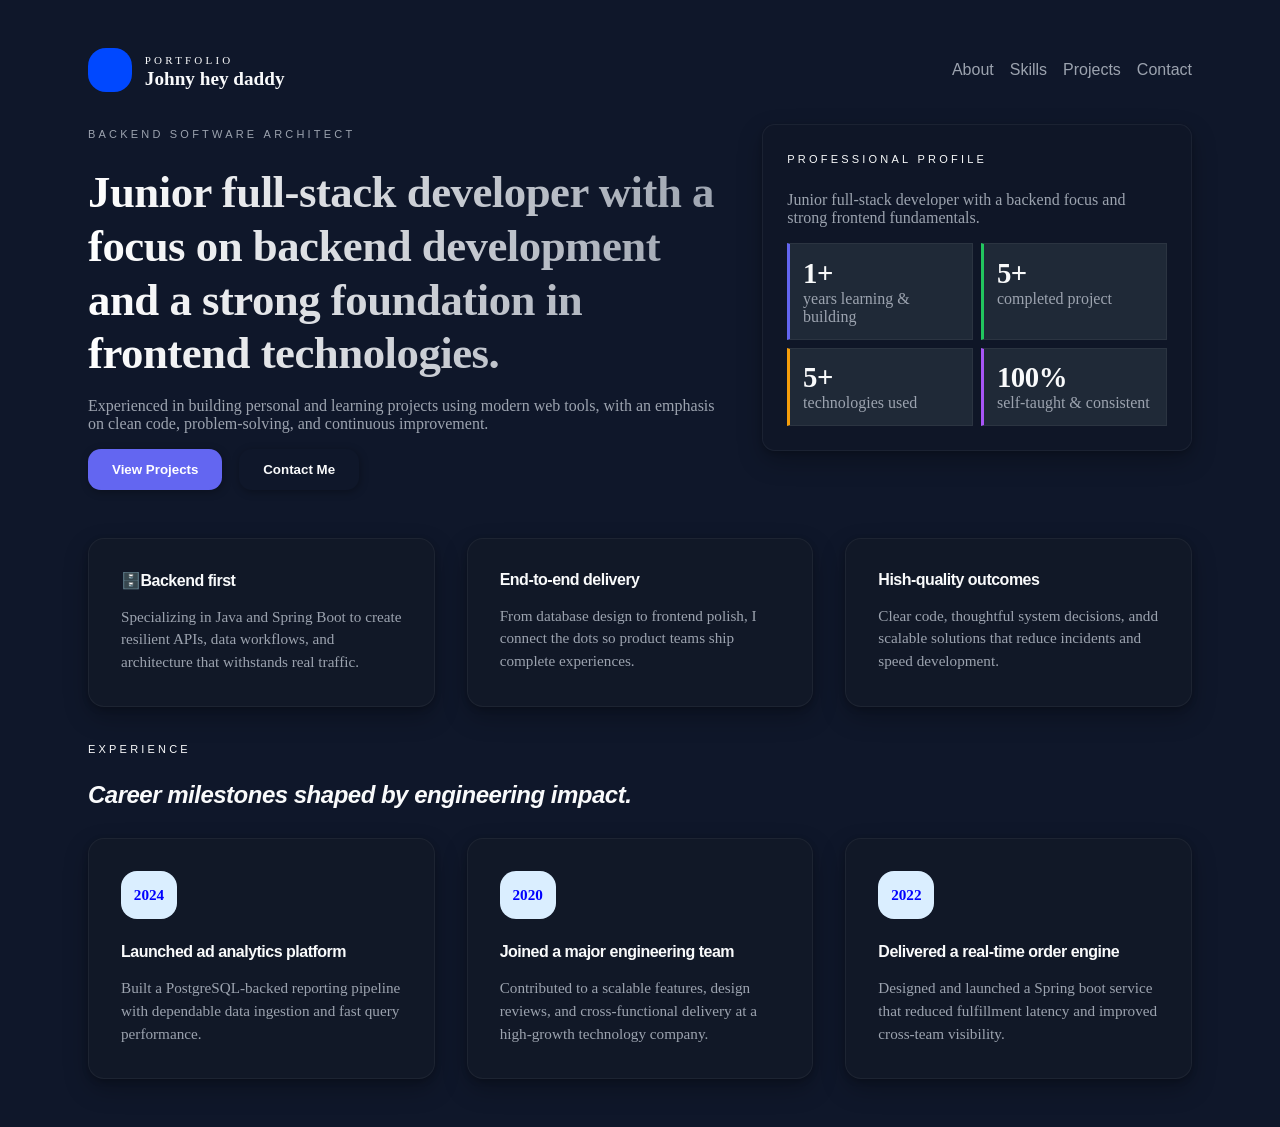
<file: index.html>
<!DOCTYPE html>
<html lang="en">
<head>
    <meta charset="UTF-8">
    <meta name="viewport" content="width=device-width, initial-scale=1.0">
    <title>Johny hey daddy | Portfolio</title>
    <link rel="stylesheet" href="frontend/src/styles/style.css">
</head>
<body>
    <div class="mainContainer">
        <nav class="nav-bar">
            <div class="naming">
                <div class="profilePicture">
                
                </div>
                <div>
                    <p class="portfolio">Portfolio</p>
                    <p class="yourName">Johny hey daddy</p>
                </div>
            </div>
            <ul class="navLinks">
                <li><a href="#">About</a></li>
                <li><a href="skills.html">Skills</a></li>
                <li><a href="project.html">Projects</a></li>
                <li><a href="contact.html">Contact</a></li>
            </ul>
        </nav>
        <section class="mainEvent">
            <div class="subMainEvent">
                <div class="sometalkingContainer">
                    <p class="startingLineUp">Backend software architect</p>
                    <h1 class="big-one">Junior full-stack developer with a focus on backend development and a strong foundation in frontend technologies.</h1>
                    <p class="subDivision">Experienced in building personal and learning projects using modern web tools, with an emphasis on clean code,
                    problem-solving, and continuous improvement.</p>
                    <div>
                        <button class="viewProjectBtn">View Projects</button>
                        <button style="margin-left: 0.8rem;" class="contactMeBtn">Contact Me</button>
                    </div>
                </div>
                <div class="box">
                    <p class="box-starting-point">professional profile</p>
                    <p class="box-body">Junior full-stack developer with a backend focus and strong frontend fundamentals.</p>
                    <div class="child-box">
                        <div class="box_inside_box">
                            <h1>1+</h1>
                            <p>years learning & building</p>
                        </div>
                        <div class="box_inside_box">
                            <h1>5+</h1>
                            <p>completed project</p>
                        </div>
                        <div class="box_inside_box">
                            <h1>5+</h1>
                            <p>technologies used</p>
                        </div>
                        <div class="box_inside_box">
                            <h1>100%</h1>
                            <p>self-taught & consistent</p>
                        </div>
                    </div>
                </div>
            </div>
            <div class="boxes_again">
                <div class="boxes_again_inside_boxes">
                    <h1>🗄️Backend first</h1>
                    <p>Specializing in Java and Spring Boot to create resilient APIs, data workflows, and architecture that withstands real traffic.</p>
                </div>
                <div class="boxes_again_inside_boxes">
                    <h1>End-to-end delivery</h1>
                    <p>From database design to frontend polish, I connect the dots so product teams ship complete experiences.</p>
                </div>
                <div class="boxes_again_inside_boxes">
                    <h1>Hish-quality outcomes</h1>
                    <p>Clear code, thoughtful system decisions, andd scalable solutions that reduce incidents and speed development.</p>
                </div>
            </div>

            <p class="experience">experience</p>

            <div class="lastBoxes">
                <h1 class="experienceBigOne">Career milestones shaped by engineering impact.</h1>
                <div class="box-in-experience">
                    <div class="boxes-child-in-experience">
                        <p style="color: blue; font-weight: 600;" class="year">2024</p>
                        <h3 class="titleInExperience">Launched ad analytics platform</h3>
                        <p>Built a PostgreSQL-backed reporting pipeline with dependable data ingestion and fast query performance.</p>
                    </div>
                    <div class="boxes-child-in-experience">
                        <p style="color: blue; font-weight: 600;" class="year">2020</p>
                        <h3 class="titleInExperience">Joined a major engineering team</h3>
                        <p>Contributed to a scalable features, design reviews, and cross-functional delivery at a high-growth technology company.</p>
                    </div>
                    <div class="boxes-child-in-experience">
                        <p style="color: blue; font-weight: 600;" class="year">2022</p>
                        <h3 class="titleInExperience">Delivered a real-time order engine</h3>
                        <p>Designed and launched a Spring boot service that reduced fulfillment latency and improved cross-team visibility.</p>
                    </div>
                </div>
            </div>
        </section>
        <!-- <footer style="display: flex; gap: 0.8rem; align-items: center; justify-content: space-between; margin-top: 2rem;">
            <div style="display: flex; flex-direction: column; gap: 0.8rem;">
                <p class="getInTouch">GET in touch</p>
                <h1 class="readyToBuildOne">Ready to build a dependable backend platform?</h1>
                <p style="color: rgba(0, 0, 0, 0.436);">I help teams deliver solutions that are stable, maintainable, and aligned with
                    business goals. let's talk about you next project.</p>
            </div>
            <button class="emailMeBtn">Email me</button>
        </footer> -->
    </div>
    <div class="navMobileVersion">
        <button class="swipeButtonToOpenNav">
            <svg class="leftOne" width="25" height="45" viewBox="0 0 65 65" xmlns="http://www.w3.org/2000/svg">
    
                <g stroke="#111827" stroke-width="5" fill="none" stroke-linecap="round" stroke-linejoin="round">
    
                    <!-- left angle -->
                    <path d="M33 15 L20 32.5 L33 50" />
    
                    <!-- right angle -->
                    <path d="M45 15 L32 32.5 L45 50" />
    
                </g>
    
            </svg>
            <svg class="rightOne" width="25" height="45" viewBox="0 0 65 65" xmlns="http://www.w3.org/2000/svg">
    
                <g stroke="#111827" stroke-width="5" fill="none" stroke-linecap="round" stroke-linejoin="round">
    
                    <!-- right angle >> -->
                    <path d="M32 15 L45 32.5 L32 50" />
                    <path d="M20 15 L33 32.5 L20 50" />
    
                </g>
    
            </svg>
        </button>
        <ul>
            <li>🙋‍♂️ <a href="#">About me</a></li>
            <li>⚙️ <a href="skills.html">Skills</a></li>
            <li>📂 <a href="project.html">Projects</a></li>
            <li>☎️ <a href="contact.html">Contact</a></li>
        </ul>
    </div>

    <script type="module" src="frontend/src/pages/aboutme.js"></script>
</body>
</html>
</file>
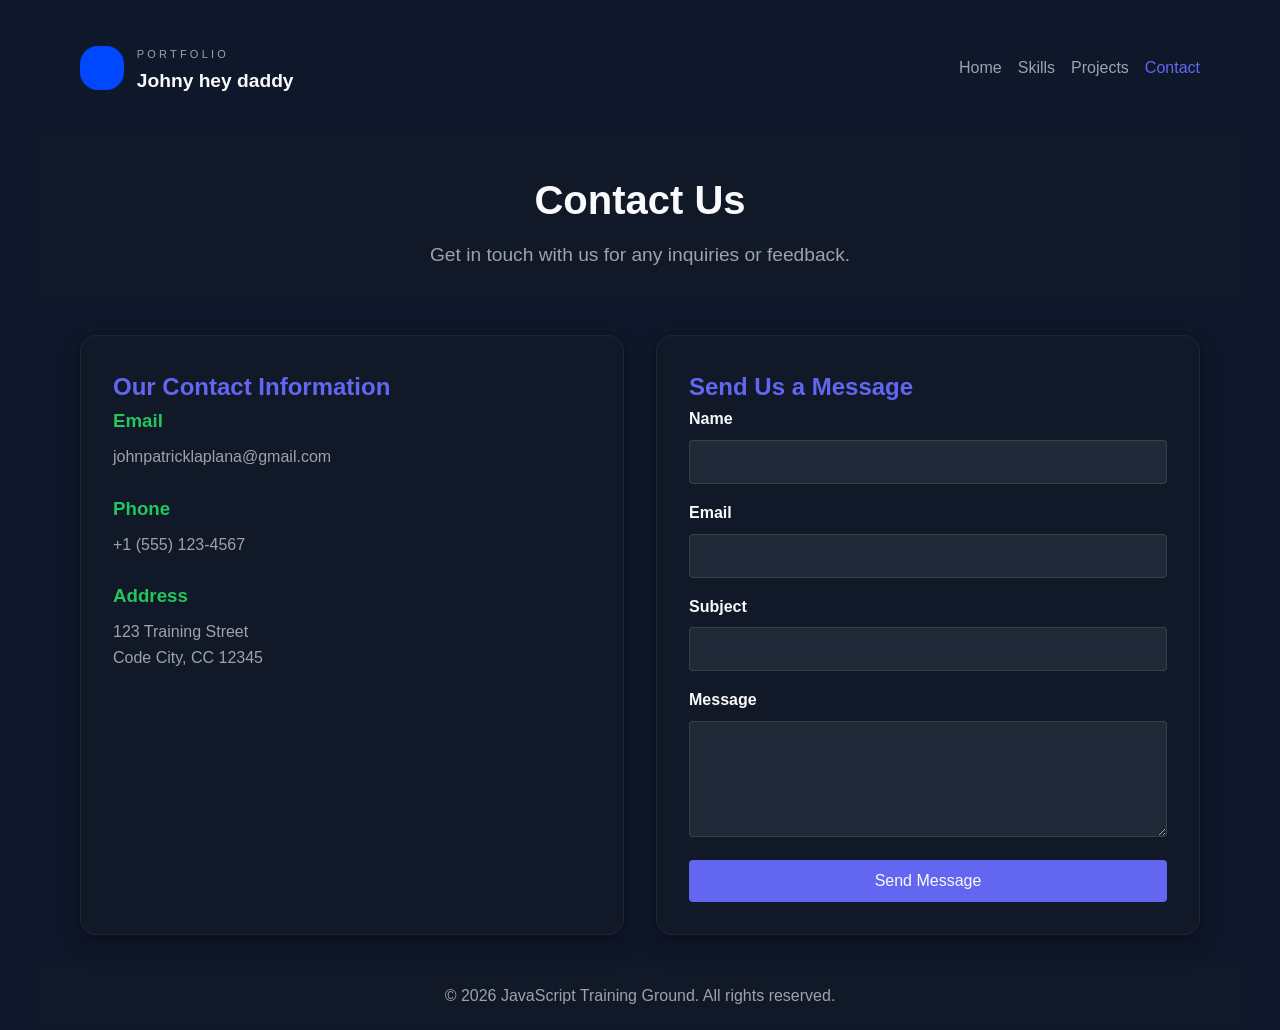
<file: contact.html>
<!DOCTYPE html>
<html lang="en">
<head>
    <meta charset="UTF-8">
    <meta name="viewport" content="width=device-width, initial-scale=1.0">
    <title>Contact Us - JavaScript Training Ground</title>
    <link rel="stylesheet" href="frontend/src/styles/contact.css">
</head>
<body>
    <nav class="nav-bar">
        <div class="naming">
            <div class="profilePicture">
                <!-- Profile picture placeholder -->
            </div>
            <div>
                <p class="portfolio">Portfolio</p>
                <p class="yourName">Johny hey daddy</p>
            </div>
        </div>
        <ul class="navLinks">
            <li><a href="index.html">Home</a></li>
            <li><a href="skills.html">Skills</a></li>
            <li><a href="project.html">Projects</a></li>
            <li><a href="contact.html" class="active">Contact</a></li>
        </ul>
    </nav>
    <header>
        <h1>Contact Us</h1>
        <p>Get in touch with us for any inquiries or feedback.</p>
    </header>
    <main>
        <section class="contact-info">
            <h2>Our Contact Information</h2>
            <div class="info-item">
                <h3>Email</h3>
                <p>johnpatricklaplana@gmail.com</p>
            </div>
            <div class="info-item">
                <h3>Phone</h3>
                <p>+1 (555) 123-4567</p>
            </div>
            <div class="info-item">
                <h3>Address</h3>
                <p>123 Training Street<br>Code City, CC 12345</p>
            </div>
        </section>
        <section class="contact-form">
            <h2>Send Us a Message</h2>
            <form action="https://formtorch.com/f/vixmfzx9po" method="post">
                <input type="hidden" name="_subject" value="New Portfolio Message">
                <input type="hidden" name="_replyto" value="%email%">
                <div class="form-group">
                    <label for="name">Name</label>
                    <input type="text" id="name" name="name" required>
                </div>
                <div class="form-group">
                    <label for="email">Email</label>
                    <input type="email" id="email" name="email" required>
                </div>
                <div class="form-group">
                    <label for="subject">Subject</label>
                    <input type="text" id="subject" name="subject" required>
                </div>
                <div class="form-group">
                    <label for="message">Message</label>
                    <textarea id="message" name="message" rows="5" required></textarea>
                </div>
                <button class="submitButton" type="submit">Send Message</button>
            </form>
        </section>
    </main>
    <footer>
        <p>&copy; 2026 JavaScript Training Ground. All rights reserved.</p>
    </footer>
    <div class="navMobileVersion">
        <button class="swipeButtonToOpenNav">
            <svg class="leftOne" width="25" height="45" viewBox="0 0 65 65" xmlns="http://www.w3.org/2000/svg">
    
                <g stroke="#111827" stroke-width="5" fill="none" stroke-linecap="round" stroke-linejoin="round">
    
                    <!-- left angle -->
                    <path d="M33 15 L20 32.5 L33 50" />
    
                    <!-- right angle -->
                    <path d="M45 15 L32 32.5 L45 50" />
    
                </g>
    
            </svg>
            <svg class="rightOne" width="25" height="45" viewBox="0 0 65 65" xmlns="http://www.w3.org/2000/svg">
    
                <g stroke="#111827" stroke-width="5" fill="none" stroke-linecap="round" stroke-linejoin="round">
    
                    <!-- right angle >> -->
                    <path d="M32 15 L45 32.5 L32 50" />
                    <path d="M20 15 L33 32.5 L20 50" />
    
                </g>
    
            </svg>
        </button>
        <ul>
            <li>🙋‍♂️ <a href="index.html">About me</a></li>
            <li>⚙️ <a href="skills.html">Skills</a></li>
            <li>📂 <a href="project.html">Projects</a></li>
            <li>☎️ <a href="contact.html">Contact</a></li>
        </ul>
    </div>

    <script type="module" src="frontend/src/pages/contact.js"></script>
</body>
</html>
</file>
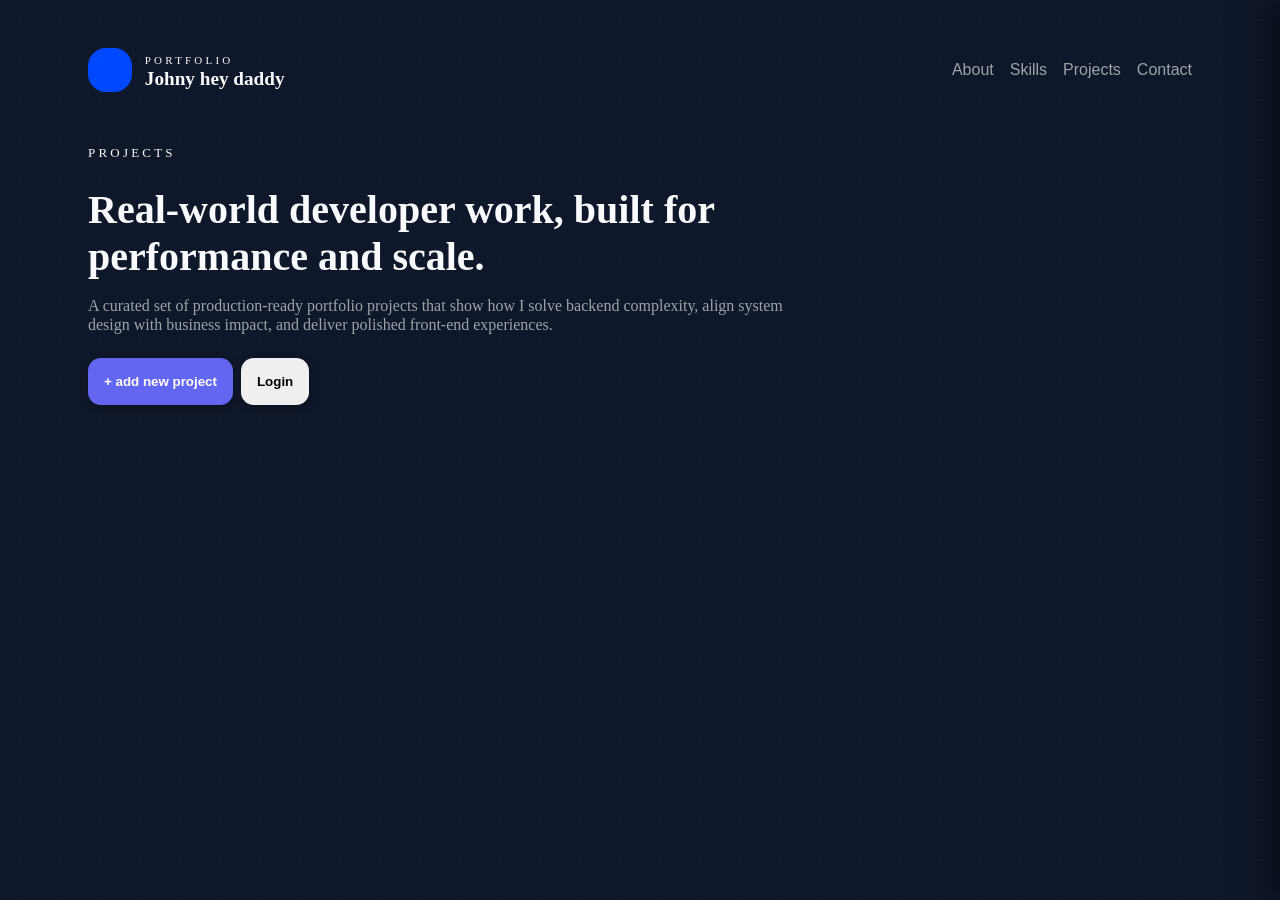
<file: project.html>
<!DOCTYPE html>
<html lang="en">
<head>
    <meta charset="UTF-8">
    <meta name="viewport" content="width=device-width, initial-scale=1.0">
    <title>Document</title>
    <link rel="stylesheet" href="frontend/src/styles/project.css">
</head>
<body>
    <div class="overlay">

    </div>
    <div class="projectSaveSuccessPopupMessage">
        <p>Project save</p>
    </div>
    <div class="overlayForFloatingImages">
        <div class="nextPrevButtonParent">
            <div class="nextPrevButton">
                <button class="prevButton">
                    <svg xmlns="http://www.w3.org/2000/svg" width="24" height="24" viewBox="0 0 24 24" fill="none"
                        stroke="currentColor" stroke-width="2" stroke-linecap="round" stroke-linejoin="round">
                        <polyline points="11 17 6 12 11 7"></polyline>
                        <polyline points="18 17 13 12 18 7"></polyline>
                    </svg>
                </button>
                <button class="nextButton">
                    <svg xmlns="http://www.w3.org/2000/svg" width="24" height="24" viewBox="0 0 24 24" fill="none"
                        stroke="currentColor" stroke-width="2" stroke-linecap="round" stroke-linejoin="round">
                        <polyline points="13 17 18 12 13 7"></polyline>
                        <polyline points="6 17 11 12 6 7"></polyline>
                    </svg>
                </button>
            </div>
            <div class="floatingImagesContainer">
                <div class="floatingImagesSlider">
                    
                </div>
            </div>
        </div>
    </div>
    <div class="editPanel">
        <div class="editHeader">
            <h2>Edit Project</h2>
        </div>
    
        <div class="editBody">
            <label>Title</label>
            <input id="editTitle" type="text">
    
            <label>Date</label>
            <input id="editDate" type="date">
    
            <label>Description</label>
            <textarea id="editDescription"></textarea>
        </div>
    
        <div class="editFooter">
            <button id="cancelEdit">Cancel</button>
            <button id="saveEdit">Save Changes</button>
        </div>
    </div>
    <div class="popUp">
        <h1 class="add-new-product">Add new project</h1>

        <div class="grid">
            <div>
                <div class="inputCont">
                    <label class="par" for="">Title</label>
                    <input id="title" type="text">
                </div>
                <div class="inputCont">
                    <label class="par" for="">Date</label>
                    <input id="date" type="date">
                </div>
            </div>
            <div style="min-width: 0;">
                <label class="drop-and-drag" for="fileInput">
                    <img class="imagePreviewBigOne" alt="">
                    <svg width="64" height="64" viewBox="0 0 24 24" fill="none" stroke="gray" stroke-width="1.5"
                        stroke-linecap="round" stroke-linejoin="round">
                        <!-- Cloud -->
                        <path d="M20 16.5a4.5 4.5 0 0 0-1.2-8.85A6 6 0 0 0 6 9.5 3.5 3.5 0 0 0 6.5 16.5H20z" />
            
                        <!-- Arrow Down -->
                        <path d="M12 10v6" />
                        <path d="M9.5 13.5L12 16l2.5-2.5" />
                    </svg>
                    <p style="text-align: center;">drag and drop like a pro</p>
                </label>
            </div>
            <div class="imagesContainer">
                <p class="images-placeholder">Your images will appear here.</p>
            </div>
            <div class="inputCont description">
                <label class="par" for="">Description</label>
                <textarea name="" id="description"></textarea>
            </div>
        </div>
        <div class="addProductButtonsContainer">
            <button id="dont-save-button" class="dont-save-button">Cancel</button>
            <button id="saveProject" class="saveButton">Save</button>
        </div>
        <input id="fileInput" multiple style="display: none;" type="file">
    </div>
    <div class="mainContainer">
        <nav class="nav-bar">
            <div class="naming">
                <div class="profilePicture">
        
                </div>
                <div>
                    <p class="portfolio">Portfolio</p>
                    <p class="yourName">Johny hey daddy</p>
                </div>
            </div>
            <ul class="navLinks">
                <li><a href="index.html">About</a></li>
                <li><a href="skills.html">Skills</a></li>
                <li><a href="project.html">Projects</a></li>
                <li><a href="contact.html">Contact</a></li>
            </ul>
        </nav>
        <main class="mainPower">
            <p class="projects">Projects</p>
            <h1 class="mainCharacter">Real-world developer work, built for performance and scale.</h1>
            <p class="par secondMainCharacter" style="max-width: 900px;">A curated set of production-ready portfolio projects that show how I solve
                backend complexity, align system design with
                business impact, and deliver polished front-end experiences.</p>
            
            <div class="buttonContainer">
                <button id="addProject" class="addProject">+ add new project</button>
                <button class="login">Login</button>
            </div>
        </main>
        <div class="projectsContainer">
            
        </div>
    </div>
    <div class="authModal">
        <div class="authBox">
            <h2>Access Denied</h2>
            <p class="par">You are not logged in. This action is forbidden.</p>
    
            <input type="password" id="adminPassword" placeholder="Password">
            <p class="authError">Wrong password</p>
            <div class="authActions">
                <button id="cancelAuth">Cancel</button>
                <button id="confirmAuth">Confirm</button>
            </div>
        </div>
    </div>

    <div class="deleteModal" id="deleteModal">
        <div class="deleteBox">
            <h2>Delete Project</h2>
            <p class="par">This action cannot be undone. Are you sure you want to delete this project?</p>
    
            <div class="deleteActions">
                <button id="cancelDelete">Cancel</button>
                <button id="confirmDelete">Delete</button>
            </div>
        </div>
    </div>

    <div id="toast" class="toast"></div>

    <div class="navMobileVersion">
        <button class="swipeButtonToOpenNav">
            <svg class="leftOne" width="25" height="45" viewBox="0 0 65 65" xmlns="http://www.w3.org/2000/svg">
    
                <g stroke="#111827" stroke-width="5" fill="none" stroke-linecap="round" stroke-linejoin="round">
    
                    <!-- left angle -->
                    <path d="M33 15 L20 32.5 L33 50" />
    
                    <!-- right angle -->
                    <path d="M45 15 L32 32.5 L45 50" />
    
                </g>
    
            </svg>
            <svg class="rightOne" width="25" height="45" viewBox="0 0 65 65" xmlns="http://www.w3.org/2000/svg">
    
                <g stroke="#111827" stroke-width="5" fill="none" stroke-linecap="round" stroke-linejoin="round">
    
                    <!-- right angle >> -->
                    <path d="M32 15 L45 32.5 L32 50" />
                    <path d="M20 15 L33 32.5 L20 50" />
    
                </g>
    
            </svg>
        </button>
        <ul>
            <li>🙋‍♂️ <a href="index.html">About me</a></li>
            <li>⚙️ <a href="skills.html">Skills</a></li>
            <li>📂 <a href="project.html">Projects</a></li>
            <li>☎️ <a href="contact.html">Contact</a></li>
        </ul>
    </div>

    <script type="module" src="frontend/src/pages/project.js"></script>
</body>
</html>
</file>
<file: frontend/src/styles/style.css>
* {
    margin: 0;
    padding: 0;
    box-sizing: border-box;
}

.mainContainer {
    display: flex;
    flex-direction: column;
    width: 100vw;
    max-width: 1200px;
    margin: auto;
    padding: 48px;
}

@keyframes fadeUp {
    from {
        opacity: 0;
        transform: translateY(30px);
    }

    to {
        opacity: 1;
        transform: translateY(0);
    }
}

.sometalkingContainer>* {
    opacity: 0;
    animation: fadeUp 0.8s ease forwards;
}

.sometalkingContainer>*:nth-child(1) {
    animation-delay: 0.1s;
}

.sometalkingContainer>*:nth-child(2) {
    animation-delay: 0.2s;
}

.sometalkingContainer>*:nth-child(3) {
    animation-delay: 0.3s;
}

.sometalkingContainer>*:nth-child(4) {
    animation-delay: 0.4s;
}

h1,
h3 {
    letter-spacing: -0.5px;
}

:root {
    --bg: #0f172a;
    --surface: #111827;
    --surface-light: #1f2937;
    --primary: #6366f1;
    --accent: #22c55e;

    --text-main: #f9fafb;
    --text-sub: #9ca3af;
}

body {
    background: var(--bg);
    color: var(--text-main);
}

.nav-bar {
    display: flex;
    justify-content: space-between;
    align-items: center;
    margin-bottom: 32px;
}

.portfolio {
    font-variant-caps: all-petite-caps;
    font-size: 1rem;
    letter-spacing: 0.2rem;
}

.yourName {
    font-weight: 600;
    font-size: 1.2rem;
}

.profilePicture {
    width: 44px;
    height: 44px;
    background-color: rgb(0, 72, 255);
    border-radius: 18px;
}

.naming {
    display: flex;
    gap: 0.8rem;
    align-items: center;
}

.par {
    color: var(--text-sub);
}

.navLinks {
    display: flex;
    gap: 1rem;
}

.navLinks li {
    list-style: none;
    transition: all 0.2s ease-in-out;
}

.navLinks li a {
    text-decoration: none;
    color: var(--text-sub);
    font-family: sans-serif;
}

.navLinks li:hover {
    scale: 110%;
}

.navLinks li a:hover {
    color: var(--text-main);
}

.navLinks li a.active {
    color: var(--primary);
}

.navLinks li:active {
    scale: 95%;
}

.mainEvent {
    display: flex;
    flex-direction: column;
}

.subMainEvent {
    display: flex;
    gap: 32px;
    margin-bottom: 48px;
}

.big-one {
    font-size: 2.8rem;
    font-weight: 700;
    line-height: 1.2;
    background: linear-gradient(to right, #fff, #9ca3af);
        -webkit-background-clip: text;
        -webkit-text-fill-color: transparent;
        margin-bottom: 16px;
}

.subDivision {
    margin-bottom: 16px;
}

.box,
.boxes_again_inside_boxes,
.boxes-child-in-experience {
    background: var(--surface);
        border: 1px solid rgba(255, 255, 255, 0.05);
        border-radius: 16px;
        box-shadow:
            0 10px 25px rgba(0, 0, 0, 0.25),
            0 2px 6px rgba(0, 0, 0, 0.2);
}

.box {
    width: 40%;
    height: fit-content;
    padding: 24px;
    display: flex;
    border-radius: 0.8rem;
    flex-direction: column;
    background: rgba(17, 24, 39, 0.7);
    backdrop-filter: blur(20px);
}

.box-starting-point {
    letter-spacing: 0.2rem;
    font-variant-caps: all-petite-caps;
    font-size: 1rem;
    font-family: sans-serif;
    margin-bottom: 24px;
}

.sometalkingContainer {
    width: 60%;
    display: flex;
    flex-direction: column;
}

.sometalkingContainer p {
    color: var(--text-sub);
}

.sometalkingContainer button,
.emailMeBtn {
    padding-left: 1.5rem;
    padding-right: 1.5rem;
    padding-bottom: 0.8rem;
    padding-top: 0.8rem;
    border-radius: 0.8rem;
    border: none;
    transition: all 0.4s ease-in-out;
    cursor: pointer;
    box-shadow: 1px 2px 8px rgba(0, 0, 0, 0.3);
    font-weight: 600;
    position: relative;
    overflow: hidden;
}

.sometalkingContainer button:hover,
.emailMeBtn:hover {
    scale: 105%;
}

.sometalkingContainer button:active,
.emailMeBtn:active {
    scale: 95%;
}

.contactMeBtn {
    background: transparent;
    color: var(--text-main);
    border: 1px solid rgba(255, 255, 255, 0.2);
}

.viewProjectBtn {
    background: var(--primary);
    color: white;
    box-shadow: 0 0 20px rgba(99, 102, 241, 0.5);
}

.startingLineUp {
    font-variant-caps: all-petite-caps;
    font-size: 1rem;
    letter-spacing: 0.2rem;
    font-family: sans-serif;
    margin-bottom: 24px;
}

.box-body {
    color: var(--text-sub);
    margin-bottom: 16px;
}

.child-box {
    display: grid;
    grid-template-columns: repeat(2, 1fr);
    gap: 8px;
}

.box_inside_box {
    padding: 0.8rem;
    background: var(--surface-light);
    border: 1px solid rgba(255, 255, 255, 0.05);
}

.box_inside_box:nth-child(1) {
    border-left: 3px solid var(--primary);
}

.box_inside_box:nth-child(2) {
    border-left: 3px solid var(--accent);
}

.box_inside_box:nth-child(3) {
    border-left: 3px solid #f59e0b;
}

.box_inside_box:nth-child(4) {
    border-left: 3px solid #a855f7;
}

.box_inside_box h1 {
    font-size: 1.8rem;
}

.box_inside_box p {
    color: var(--text-sub);
}

/* TODO: I DON'T KNOW GRID SYNTAX */
.boxes_again,
.box-in-experience {
    display: grid;
    grid-template-columns: repeat(3, 1fr);
    gap: 32px;
}

.boxes_again {
    margin-bottom: 32px;
}

.boxes_again_inside_boxes,
.boxes-child-in-experience {
    width: fit-content;
    padding: 2rem;
    display: flex;
    flex-direction: column;
}

.boxes_again_inside_boxes h1,
.boxes-child-in-experience h3 {
    font-size: 1rem;
    font-family: sans-serif;
}

.boxes_again_inside_boxes p,
.boxes-child-in-experience p {
    font-size: 0.95rem;
    line-height: 1.5;
    color: var(--text-sub);
}

.boxes_again_inside_boxes h1 {
    margin-bottom: 16px;
}

.experience,
.getInTouch {
    letter-spacing: 0.2rem;
    font-variant-caps: all-petite-caps;
    font-size: 1rem;
    font-family: sans-serif;
    margin-bottom: 24px;
}

.experienceBigOne,
.readyToBuildOne {
    font-style: oblique;
    font-family: sans-serif;
    font-size: 1.5rem;
    margin-bottom: 16px;
}

.titleInExperience {
    margin-bottom: 16px;
}

.year {
    background-color: rgb(218, 238, 255);
    width: fit-content;
    padding: 0.8rem;
    border-radius: 1rem;
    margin-bottom: 24px;
}

.navMobileVersion {
    opacity: 0;
    pointer-events: none;
    position: fixed;
    top: 48px;
    right: 0;
    display: flex;
    align-items: center;
    width: 150px;
    transform: translateX(150px);
    transition: transform 0.3s ease-in-out;
}

.swipeButtonToOpenNav {
    background-color: white;
    border: none;
    border-top-left-radius: 8px;
    border-bottom-left-radius: 8px;
    transform: translateX(-100%);
}

.rightOne {
    display: none;
}

.leftOne {
    display: block;
}

.leftOne.hide {
    display: none;
}

.rightOne.show {
    display: block;
}

.swipeButtonToOpenNav.hide {
    transform: translateX(0);
}

.navMobileVersion.show {
    transform: translateX(0);
}

.navMobileVersion ul {
    display: flex;
    flex-direction: column;
    gap: 8px;
    padding: 12px;
    background-color: white;
    width: 100%;
    border-top-left-radius: 12px;
    border-bottom-left-radius: 12px;
}

.navMobileVersion ul li {
    list-style: none;
    color: black;
}

.navMobileVersion ul li a {
    text-decoration: none;
    color: black;
}

.lastBoxes {
    display: grid;
    grid-template-columns: repeat(3, 1fr);
    display: flex; 
    flex-direction: column; 
    gap: 0.8rem;
}

@media (max-width: 640px) {
    .mainContainer {
        padding: 16px;
    }
    .navLinks {
        display: none;
    }
    .navMobileVersion {
        opacity: 1 !important;
        pointer-events: all !important;
    }
    .subMainEvent {
        flex-direction: column;
        width: 100%;
    }
    .sometalkingContainer {
        width: 100%;
    }
    .box {
        width: 100%;
    }
    .boxes_again {
        grid-template-columns: repeat(1, 1fr);
        width: 100%;
    }
    .box-in-experience {
        width: 100%;
        display: grid;
        grid-template-columns: repeat(1, 1fr) !important;
    }
}
</file>
<file: frontend/src/styles/contact.css>
/* Professional Contact Page Styles */

:root {
    --bg: #0f172a;
    --surface: #111827;
    --surface-light: #1f2937;
    --primary: #6366f1;
    --accent: #22c55e;
    --text-main: #f9fafb;
    --text-sub: #9ca3af;
}

* {
    margin: 0;
    padding: 0;
    box-sizing: border-box;
}

body {
    font-family: 'Arial', sans-serif;
    background: var(--bg);
    color: var(--text-main);
    line-height: 1.6;
}

.nav-bar {
    display: flex;
    justify-content: space-between;
    align-items: center;
    padding: 2.5rem;
    max-width: 1200px;
    margin: auto;
}

.portfolio {
    font-variant-caps: all-petite-caps;
    font-size: 1rem;
    letter-spacing: 0.2rem;
    color: var(--text-sub);
}

.yourName {
    font-weight: 600;
    font-size: 1.2rem;
    color: var(--text-main);
}

.profilePicture {
    width: 44px;
    height: 44px;
    background-color: rgb(0, 72, 255);
    border-radius: 18px;
}

.naming {
    display: flex;
    gap: 0.8rem;
    align-items: center;
}

.navLinks {
    display: flex;
    gap: 1rem;
}

.navLinks li {
    list-style: none;
    transition: all 0.2s ease-in-out;
}

.navLinks li a {
    text-decoration: none;
    color: var(--text-sub);
    font-family: sans-serif;
}

.navLinks li:hover {
    scale: 110%;
}

.navLinks li a:hover {
    color: var(--text-main);
}

.navLinks li a.active {
    color: var(--primary);
}

.navLinks li:active {
    scale: 95%;
}

header {
    background-color: var(--surface);
    color: var(--text-main);
    padding: 2rem 2.5rem;
    text-align: center;
    max-width: 1200px;
    margin: auto;
}

header h1 {
    margin: 0;
    font-size: 2.5rem;
}

header p {
    font-size: 1.2rem;
    margin: 0.5rem 0 0;
    color: var(--text-sub);
}

main {
    max-width: 1200px;
    margin: 2rem auto;
    padding: 0 2.5rem;
    display: flex;
    flex-wrap: wrap;
    gap: 2rem;
}

.contact-info, .contact-form {
    flex: 1;
    min-width: 300px;
    background: var(--surface);
    border: 1px solid rgba(255, 255, 255, 0.05);
    border-radius: 16px;
    box-shadow:
        0 10px 25px rgba(0, 0, 0, 0.25),
        0 2px 6px rgba(0, 0, 0, 0.2);
    padding: 2rem;
    color: var(--text-main);
}

.contact-info h2, .contact-form h2 {
    color: var(--primary);
    margin-top: 0;
}

.info-item {
    margin-bottom: 1.5rem;
}

.info-item h3 {
    color: var(--accent);
    margin-bottom: 0.5rem;
}

.info-item p {
    margin: 0;
    color: var(--text-sub);
}

.contact-form form {
    display: flex;
    flex-direction: column;
}

.form-group {
    margin-bottom: 1rem;
}

.form-group label {
    display: block;
    margin-bottom: 0.5rem;
    font-weight: bold;
    color: var(--text-main);
}

.form-group input, .form-group textarea {
    width: 100%;
    padding: 0.75rem;
    border: 1px solid rgba(255, 255, 255, 0.1);
    border-radius: 4px;
    font-size: 1rem;
    box-sizing: border-box;
    background: var(--surface-light);
    color: var(--text-main);
}

.form-group textarea {
    resize: vertical;
}

.submitButton {
    background-color: var(--primary);
    color: var(--text-main);
    border: none;
    padding: 0.75rem 1.5rem;
    border-radius: 4px;
    font-size: 1rem;
    cursor: pointer;
    transition: background-color 0.3s;
}

.submitButton:hover {
    background-color: #4f46e5;
}

footer {
    background-color: var(--surface);
    color: var(--text-sub);
    text-align: center;
    padding: 1rem 2.5rem;
    margin-top: 2rem;
    max-width: 1200px;
    margin-left: auto;
    margin-right: auto;
}

footer p {
    margin: 0;
}

.navMobileVersion {
    opacity: 0;
    pointer-events: none;
    position: fixed;
    top: 48px;
    right: 0;
    display: flex;
    align-items: center;
    width: 150px;
    transform: translateX(150px);
    transition: transform 0.3s ease-in-out;
}

.swipeButtonToOpenNav {
    background-color: white;
    border: none;
    border-top-left-radius: 8px;
    border-bottom-left-radius: 8px;
    transform: translateX(-100%);
}

.rightOne {
    display: none;
}

.leftOne {
    display: block;
}

.leftOne.hide {
    display: none;
}

.rightOne.show {
    display: block;
}

.swipeButtonToOpenNav.hide {
    transform: translateX(0);
}

.navMobileVersion.show {
    transform: translateX(0);
}

.navMobileVersion ul {
    display: flex;
    flex-direction: column;
    gap: 8px;
    padding: 12px;
    background-color: white;
    width: 100%;
    border-top-left-radius: 12px;
    border-bottom-left-radius: 12px;
}

.navMobileVersion ul li {
    list-style: none;
    color: black;
}

.navMobileVersion ul li a {
    text-decoration: none;
    color: black;
}

/* Responsive Design */
@media (max-width: 768px) {
    .navLinks {
        display: none;
    }
    main {
        padding: 16px;
    }
    .nav-bar {
        padding: 16px;
    }  
    header h1 {
        font-size: 2rem;
    }
    .contact-info, .contact-form {
        padding: 1.5rem;
    }
    .navMobileVersion {
        opacity: 1 !important;
        pointer-events: all !important;
    }
}
</file>
<file: frontend/src/styles/project.css>
* {
    padding: 0;
    margin: 0;
    box-sizing: border-box;
    transition: all 0.25s ease;
}

:root {
    --bg: #0f172a;
    /* deep navy background */
    --surface: #111827;
    /* cards */
    --surface-light: #1f2937;
    --primary: #6366f1;
    /* indigo accent */
    --accent: #22c55e;
    /* success */
    --danger: #ef4444;

    --text-main: #f9fafb;
    --text-sub: #9ca3af;
}

.mainContainer {
    padding: 48px;
    display: flex;
    margin: auto;   
    width: 100vw;
    max-width: 1200px;
    flex-direction: column;
        /* background: radial-gradient(circle at top left,
                    rgba(99, 102, 241, 0.15),
                    transparent 40%); */
}

body {
    background: var(--bg);
    color: var(--text-main);
    position: relative;
}

body::before {
    content: "";
    position: fixed;
    inset: 0;
    background-image: radial-gradient(rgba(255, 255, 255, 0.05) 1px, transparent 1px);
    background-size: 40px 40px;
    pointer-events: none;
}

.par {
    color: var(--text-sub);
    line-height: 1.2;
}

@keyframes holdUp {
    from {
        opacity: 0;
        transform: translateY(30px);
    }

    to {
        opacity: 1;
        transform: translateX(0);
    }
}

h1 {
    font-size: 2.2rem;
    font-weight: 700;
}

.mainCharacter {
    animation: holdUp 0.8s ease forwards;
    opacity: 0;
    font-size: 40px;
    margin-bottom: 16px;
    max-width: 700px;
}

.secondMainCharacter {
    animation: holdUp 0.8s ease forwards;
    animation-delay: 0.1s;
    opacity: 0;
    max-width: 700px !important;
}

.buttonContainer {
    display: flex;
    gap: 8px;
    animation: holdUp 0.8s ease forwards;
    animation-delay: 0.3s;
    opacity: 0;
    margin-top: 24px;
}

.buttonContainer button {
    padding: 16px;
    border: none;
    transition: all 0.2s ease-in-out;
    border-radius: 0.8rem;
    font-weight: 600;
    box-shadow: 1px 2px 8px rgba(0, 0, 0, 0.3);
}

.buttonContainer button:hover {
    scale: 105%;
}

.buttonContainer button:active {
    scale: 95%;
}

.addProject {
    background: var(--primary);
    box-shadow: 0 0 20px rgba(99, 102, 241, 0.5);
    color: white;
}

.nav-bar {
    display: flex;
    justify-content: space-between;
    align-items: center;
    margin-bottom: 48px;
}

.portfolio {
    font-variant-caps: all-petite-caps;
    font-size: 1rem;
    letter-spacing: 0.2rem;
}

.yourName {
    font-weight: 600;
    font-size: 1.2rem;
}

.profilePicture {
    width: 44px;
    height: 44px;
    background-color: rgb(0, 72, 255);
    border-radius: 18px;
}

.naming {
    display: flex;
    gap: 0.8rem;
    align-items: center;
}

.navLinks {
    display: flex;
    gap: 1rem;
}

.navLinks li {
    list-style: none;
    transition: all 0.2s ease-in-out;
}

.navLinks li a {
    text-decoration: none;
    color: var(--text-sub);
    font-family: sans-serif;
}

.navLinks li:hover {
    scale: 110%;
}

.navLinks li a:hover {
    color: var(--text-main);
}

.navLinks li a.active {
    color: var(--primary);
}

.projects {
    font-size: 1.2rem;
    font-variant-caps: all-petite-caps;
    letter-spacing: 0.2rem;
    margin-bottom: 24px;
}

.mainPower {
    display: flex;
    flex-direction: column;
}

.projectsContainer {
    columns: 3 360px;
    column-gap: 16px;
    margin-top: 48px;
}

.projectsContainer img {
    width: 100%;
    flex-shrink: 0;
}

.projectName {
    font-variant-caps: all-petite-caps;
    text-align: center;
    font-size: 1.3rem;
    font-weight: 600;
}

.projectDate {
    font-size: 1rem;
    font-weight: 100;
}

.project-box {
    animation: holdUp 0.8s ease forwards;
    opacity: 0;
    margin-bottom: 16px;
    display: flex;
    align-items: center;
    flex-direction: column;
    gap: 0.8rem;
    border-radius: 16px;
        box-shadow:
            0 10px 25px rgba(0, 0, 0, 0.25),
            0 2px 6px rgba(0, 0, 0, 0.2);
    overflow: hidden;
    background-color: white;
    break-inside: avoid;
    transition: all 0.3s ease-in-out;
    cursor: pointer;
    background: var(--surface);
}

.project-box:hover {
    transform: translateY(-2%);
    border: 1px solid rgb(132, 132, 235);
    box-shadow: 1px 2px 50px rgba(0, 0, 0, 0.3);
}

.project-box p {
    margin-bottom: 0.8rem;
}
 
.popUp {
    position: fixed;
    backdrop-filter: blur(15px);
    padding: 2rem;
    border-radius: 2rem;
    top: 50%;
    left: 60%;
    transform: translate(-50%, -50%);
    box-shadow: 1px 2px 8px rgba(0, 0, 0, 0.3);
    z-index: 1000;
    background: rgba(17, 24, 39, 0.6);
        backdrop-filter: blur(20px);
    display: flex;
    flex-direction: column;
    gap: 0.5rem;
    max-width: 100%;
    max-height: 100%;
    opacity: 0;
    pointer-events: none;
    transition: all 0.4s ease-in-out;
    border: 1px solid rgba(255, 255, 255, 0.1);
}

.overlay {
    width: 100vw;
    height: 100%;
    position: absolute;
    background-color: black;
    opacity: 0;
    pointer-events: none;
    z-index: 100;
    backdrop-filter: blur(15px);
}

.overlay.show {
    opacity: .6;
    pointer-events: all;
}

.popUp.show {
    opacity: 1;
    pointer-events: all;
}

.grid {
    display: grid;
    grid-template-columns: repeat(2, 1fr);
    gap: 0.8rem;
}

.popUp input {
    padding: 0.8rem;
    outline-color: rgb(178, 178, 255);
    outline-width: 1px;
    border: 1px solid rgb(178, 178, 255);
    background-color: aliceblue;
}

.popUp textarea {
    padding: 0.8rem;
    outline-color: rgb(178, 178, 255);
    border: 1px solid rgb(178, 178, 255);
    background-color: aliceblue;
    resize: none;
}

.inputCont {
    display: flex;
    flex-direction: column;
    gap: 6px;
}

.drop-and-drag {
    cursor: pointer;
    border-style: dashed;
    padding: 2rem;
    display: flex;
    flex-direction: column;
    justify-content: center;
    align-items: center;
    border-radius: 0.8rem;
    border-color: gray;
    position: relative;
}

.imagesContainer {
    display: flex;
    overflow: auto;
    scrollbar-width: none;
    gap: 0.8rem;
    padding: 0.8rem;
    grid-column: 1/-1;
    height: 94px;
    border:  1px solid rgb(178, 178, 255);
}

.imagePreviewBigOne {
    position: absolute;
    width: 100%;
    height: 100%;
}

.description {
    grid-column: 1/-1;
}

.imagesContainer img {
    flex-shrink: 0;
    width: 94px;
    border-radius: 0.8rem;
    aspect-ratio: 1/1;
    box-shadow: 1px 2px 8px rgba(0, 0, 0, 0.3);
}

.add-new-product {
    font-size: 1.2rem;
    font-variant-caps: all-petite-caps;
    letter-spacing: 1px;
    font-weight: 100;
    color: rgb(178, 178, 255);
    text-shadow: 1px 2px 8px rgba(0, 0, 0, 0.3);
}

.addProductButtonsContainer {
    display: flex;
    gap: 0.8rem;
    justify-content: end;
}

.dont-save-button,
.saveButton {
    padding: 0.8rem;
    border-color: rgb(178, 178, 255);
    border-radius: 0.8rem;
    border-width: 1px;
    font-weight: 600;
    transition: all 0.2s ease-in-out;
    cursor: pointer;
} 

.dont-save-button:hover,
.saveButton:hover {
    scale: 105%;
}

.dont-save-button:active,
.saveButton:active {
    scale: 95%;
}

.saveButton {
    width: 164px;
    background-color: rgb(178, 178, 255);
}

.projectSaveSuccessPopupMessage {
    position: fixed;
    top: 10%;
    left: 50%;
    transform: translate(-50%, -50%);
    background-color: black;
    color: white;
    padding: 0.8rem;
    width: 200px;
    z-index: 1000;
    border-radius: 10px;
    display: flex;
    justify-content: center;
    opacity: 0;
    transition: opacity, transform 0.5s ease-in-out;
    pointer-events: none;
}

.projectSaveSuccessPopupMessage.show {
    pointer-events: all;
    opacity: 0.5;
    top: 50%;
    left: 50%;
    transform: translate(-50%, -50%);
}

.floatingImagesContainer {
    position: absolute;
    top: 0;
    left: 0;
    width: 100%;
    height: 100%;
    overflow: hidden;
    box-shadow: 0 0 0 2px #3b82f6;
    border-radius: 10px;
}

.floatingImagesSlider {
    width: 100%;
    display: flex;
    height: 100%;
    transition: transform 0.3s ease-in-out;
}

.floatingImagesSlider img {
    width: 100%;
    flex-shrink: 0;
    height: 100%;
    object-fit: contain;
    background-color: white;
}

.nextPrevButton {
    position: absolute;
    right: 0;
    top: 0;
    z-index: 1000;
    transform: translateY(-120%);
    display: flex;
    gap: 0.8rem;
}

.nextPrevButton button {
    cursor: pointer;
}

.nextPrevButtonParent {
    position: fixed;
    top: 50%;
    left: 50%;
    transform: translate(-50%, -50%);
    width: 80%;
    height: 80%;
}

.overlayForFloatingImages {
    position: fixed;
    inset: 0;
    background: rgba(0, 0, 0, .9);
    backdrop-filter: blur(18px);
    opacity: 0;
    pointer-events: none;
    transition: .35s ease;
    z-index: 9999;
}

.overlayForFloatingImages.show {
    opacity: 1;
    pointer-events: all;
}

/* wrapper */
.nextPrevButtonParent {
    position: fixed;
    top: 50%;
    left: 50%;
    transform: translate(-50%, -50%);

    width: min(90vw, 1100px);
    height: min(85vh, 750px);
}

/* image box */
.floatingImagesContainer {
    width: 100%;
    height: 100%;
    overflow: hidden;

    border-radius: 24px;
    background: rgba(255, 255, 255, .05);

    border: 1px solid rgba(255, 255, 255, .08);

    box-shadow:
        0 25px 70px rgba(0, 0, 0, .6),
        inset 0 0 0 1px rgba(255, 255, 255, .04);
}

/* slider */
.floatingImagesSlider {
    display: flex;
    width: 100%;
    height: 100%;
    transition: transform .45s cubic-bezier(.22, .61, .36, 1);
}

.floatingImagesSlider img {
    width: 100%;
    height: 100%;
    flex-shrink: 0;
    object-fit: contain;
    padding: 2rem;
    background: transparent;
}

/* buttons */
.nextPrevButton {
    position: absolute;
    top: 50%;
    left: 0;
    width: 100%;
    transform: translateY(-50%);

    display: flex;
    justify-content: space-between;

    padding: 0 20px;
    z-index: 10000;
}

.nextPrevButton button {
    width: 60px;
    height: 60px;

    border: none;
    border-radius: 50%;

    background: rgba(255, 255, 255, .15);
    backdrop-filter: blur(20px);

    color: white;
    cursor: pointer;

    display: flex;
    align-items: center;
    justify-content: center;

    transition: .25s ease;
    box-shadow: 0 10px 30px rgba(0, 0, 0, .35);
}

.nextPrevButton button:hover {
    transform: scale(1.08);
    background: rgba(255, 255, 255, .25);
}

.nextPrevButton button:active {
    transform: scale(.95);
}

/* mobile */
@media (max-width: 640px) {
    .nextPrevButtonParent {
        width: 100vw;
        height: 100vh;
    }

    .floatingImagesContainer {
        border-radius: 0;
    }

    .floatingImagesSlider img {
        padding: 1rem;
    }

    .nextPrevButton button {
        width: 46px;
        height: 46px;
    }
}

.project-actions {
    position: absolute;
    top: 10px;
    right: 10px;
    display: flex;
    gap: 6px;
    opacity: 0;
    transition: opacity 0.2s ease;
}

.project-box {
    position: relative;
    z-index: 0;
}

.project-box:hover .project-actions {
    opacity: 1;
}

.project-actions button {
    border: none;
    padding: 6px 10px;
    border-radius: 6px;
    cursor: pointer;
    font-size: 12px;
}

.edit-btn {
    background: #3b82f6;
    color: white;
}

.delete-btn {
    background: #ef4444;
    color: white;
}

.editPanel {
    position: fixed;
    top: 0;
    right: -400px;
    width: 400px;
    height: 100%;
    background: #111827;
    box-shadow: -10px 0 30px rgba(0, 0, 0, 0.5);
    transition: right 0.3s ease;
    z-index: 2000;
    display: flex;
    flex-direction: column;
    padding: 1.5rem;
}

.editPanel.show {
    right: 0;
}

.editHeader {
    display: flex;
    justify-content: space-between;
    align-items: center;
}

.editBody {
    display: flex;
    flex-direction: column;
    gap: 10px;
    margin-top: 20px;
}

.editBody input,
.editBody textarea {
    padding: 10px;
    border-radius: 8px;
    border: 1px solid #374151;
    background: #1f2937;
    color: white;
}

.editFooter {
    margin-top: auto;
    display: flex;
    justify-content: flex-end;
    gap: 10px;
}

.editFooter button {
    background-color: var(--primary);
    border: none;
    color: white;
    padding: 16px;
    border-radius: 10px;
}

#cancelEdit {
    color: black;
    font-weight: 700;
    background-color: var(--text-main);
}

.authModal {
    position: fixed;
    inset: 0;
    background: rgba(0, 0, 0, 0.6);
    backdrop-filter: blur(10px);
    display: flex;
    justify-content: center;
    align-items: center;

    opacity: 0;
    pointer-events: none;
    transition: 0.3s ease;
    z-index: 3000;
}

.authModal.show {
    opacity: 1;
    pointer-events: all;
}

.authBox {
    background: var(--surface);
    border: 1px solid var(--border);
    padding: 2rem;
    border-radius: 1rem;
    width: 320px;

    display: flex;
    flex-direction: column;
    gap: 1rem;

    box-shadow: 0 20px 60px rgba(0, 0, 0, 0.5);
}

.authBox input {
    padding: 0.8rem;
    border-radius: 0.5rem;
    border: 1px solid var(--border);
    background: var(--surface-light);
    color: white;
}

.authActions {
    display: flex;
    justify-content: flex-end;
    gap: 0.5rem;
}

.authActions button {
    padding: 0.6rem 1rem;
    border-radius: 0.5rem;
    border: none;
    cursor: pointer;
}

#confirmAuth {
    background: var(--primary);
    color: white;
}

.authError {
    color: #ef4444;
    font-size: 0.85rem;
    display: none;
    text-align: center;
    line-height: 0;
}

.authError.show {
    display: block;
}

.deleteModal {
    position: fixed;
    inset: 0;
    background: rgba(0, 0, 0, 0.6);
    backdrop-filter: blur(10px);

    display: flex;
    justify-content: center;
    align-items: center;

    opacity: 0;
    pointer-events: none;
    transition: 0.3s ease;
    z-index: 4000;
}

.deleteModal.show {
    opacity: 1;
    pointer-events: all;
}

.deleteBox {
    background: var(--surface);
    border: 1px solid rgba(255, 255, 255, 0.08);
    padding: 2rem;
    border-radius: 1rem;
    width: 340px;

    display: flex;
    flex-direction: column;
    gap: 1rem;

    box-shadow: 0 20px 60px rgba(0, 0, 0, 0.5);
}

.deleteBox h2 {
    color: var(--text-main);
}

.deleteActions {
    display: flex;
    justify-content: flex-end;
    gap: 0.6rem;
}

.deleteActions button {
    padding: 0.6rem 1rem;
    border-radius: 0.5rem;
    border: none;
    cursor: pointer;
    font-weight: 600;
    transition: 0.2s ease;
}

#cancelDelete {
    background: var(--surface-light);
    color: var(--text-main);
}

#cancelDelete:hover {
    transform: scale(1.05);
}

#confirmDelete {
    background: var(--danger);
    color: white;
}

#confirmDelete:hover {
    transform: scale(1.05);
}

.toast {
    position: fixed;
    top: 20px;
    right: 20px;
    min-width: 260px;
    max-width: 320px;

    padding: 1rem 1.2rem;
    border-radius: 0.8rem;

    background: rgba(17, 24, 39, 0.85);
    border: 1px solid rgba(255, 255, 255, 0.08);
    backdrop-filter: blur(15px);

    color: var(--text-main);
    font-size: 0.95rem;

    box-shadow: 0 20px 50px rgba(0, 0, 0, 0.5);

    opacity: 0;
    transform: translateY(-10px);
    pointer-events: none;

    transition: all 0.25s ease;
    z-index: 5000;
    text-align: center;
}

/* show state */
.toast.show {
    opacity: 1;
    transform: translateY(0);
}

/* success */
.toast.success {
    border-left: 4px solid var(--accent);
}

.toast.error {
    border-left: 4px solid var(--danger);
}

.navMobileVersion {
    opacity: 0;
    pointer-events: none;
    position: fixed;
    top: 48px;
    right: 0;
    display: flex;
    align-items: center;
    width: 150px;
    transform: translateX(150px);
    transition: transform 0.3s ease-in-out;
}

.swipeButtonToOpenNav {
    background-color: white;
    border: none;
    border-top-left-radius: 8px;
    border-bottom-left-radius: 8px;
    transform: translateX(-100%);
}

.rightOne {
    display: none;
}

.leftOne {
    display: block;
}

.leftOne.hide {
    display: none;
}

.rightOne.show {
    display: block;
}

.swipeButtonToOpenNav.hide {
    transform: translateX(0);
}

.navMobileVersion.show {
    transform: translateX(0);
}

.navMobileVersion ul {
    display: flex;
    flex-direction: column;
    gap: 8px;
    padding: 12px;
    background-color: white;
    width: 100%;
    border-top-left-radius: 12px;
    border-bottom-left-radius: 12px;
}

.navMobileVersion ul li {
    list-style: none;
    color: black;
}

.navMobileVersion ul li a {
    text-decoration: none;
    color: black;
}

@media (max-width: 640px) {
    .project-actions {
        opacity: 1;
    }
    .mainContainer {
        padding: 16px;
    }

    .navLinks {
        display: none;
    }
    
    .navMobileVersion {
        opacity: 1 !important;
        pointer-events: all !important;
    }
    .popUp {
        left: 50%;
    }
    
    .grid {
        grid-template-columns: repeat(1, 1fr);
    }
}
</file>
